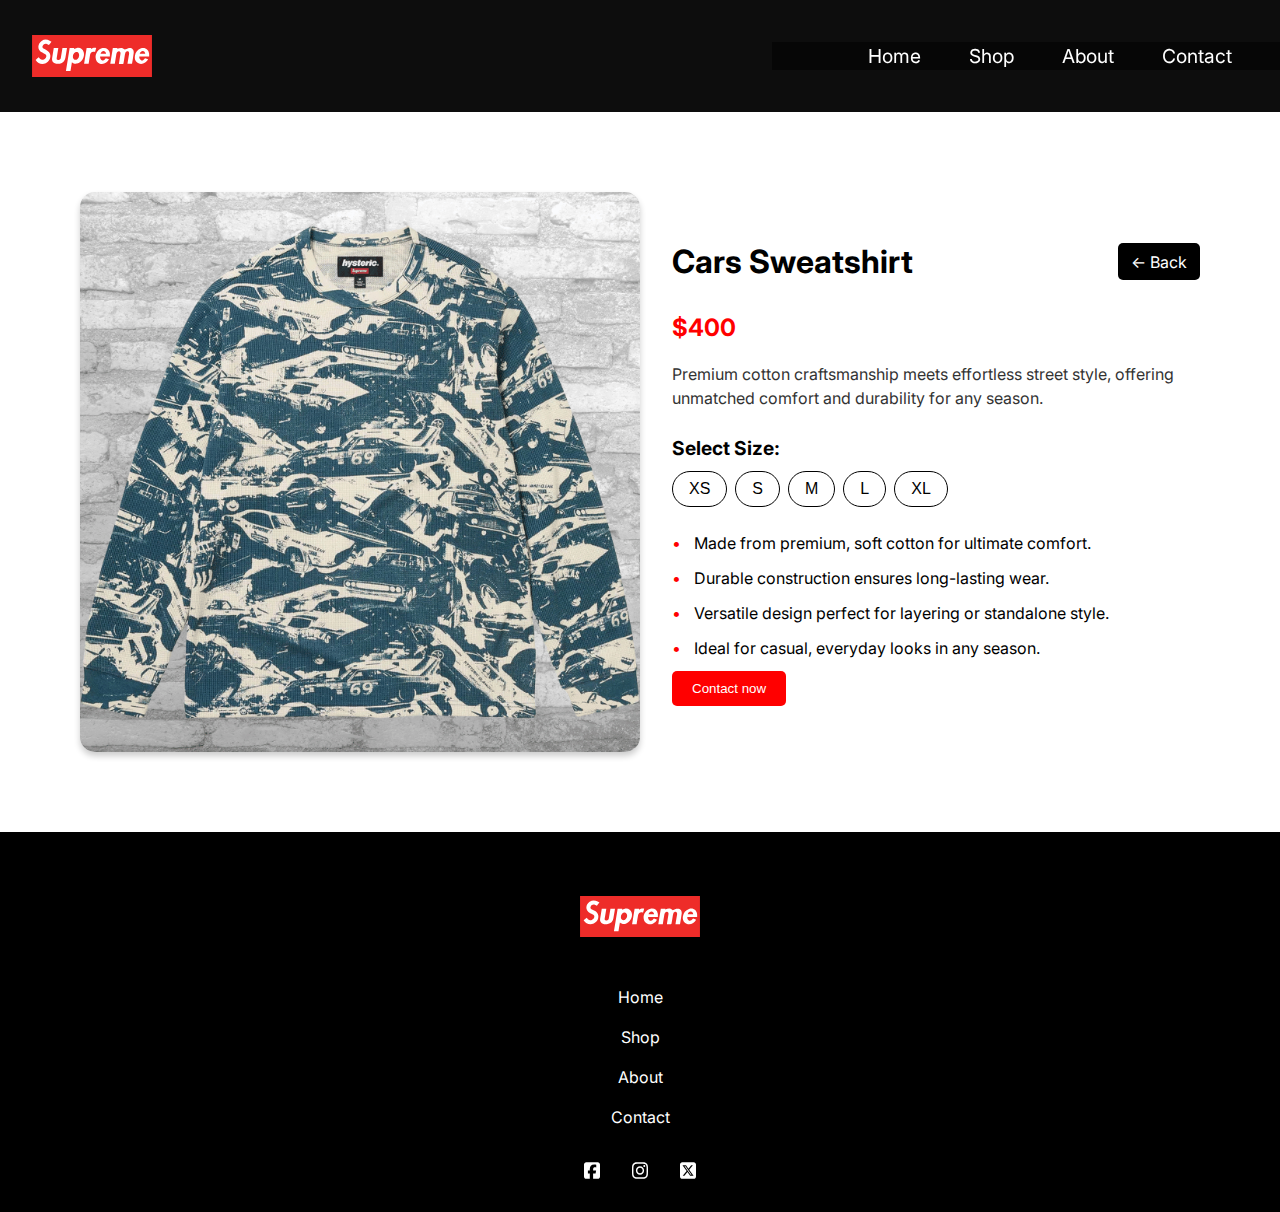
<file: product-1.html>
<!DOCTYPE html>
<html lang="en">
  <head>
    <meta charset="UTF-8" />
    <meta name="viewport" content="width=device-width, initial-scale=1.0" />
    <title>Minimal Product Page</title>
    <link rel="stylesheet" href="product.css" />
    <link rel="stylesheet" href="style.css" />
  </head>
  <body>
    <header class="primary-header flex full" style="position: static">
      <div class="logo">
        <a href="index.html">
        <img src="./assets/images/supreme-logo.svg" alt="Supreme Logo" />
      </div>
      <button
        class="mobile-nav-toggle"
        aria-controls="primary-navigation"
        aria-expanded="false"
      ></button>

      <nav>
        <ul
          id="primary-navigation"
          data-visible="false"
          class="primary-navigation flex inter"
          style="padding-inline: 3rem; padding-block: 0;"
        >
          <li><a href="index.html">Home</a></li>
          <li><a href="">Shop</a></li>
          <li><a href="">About</a></li>
          <li><a href="">Contact</a></li>
        </ul>
      </nav>
    </header>

    
    <div class="product-container content">

      <img
        src="assets/images/sweatshirt-1.png"
        alt="Product Image"
        class="product-image"
      />
      <div class="product-details">
        <div class="product-header">
          <h1 class="product-title">Cars Sweatshirt</h1>
          <a href="index.html" class="back-button">← Back</a>
        </div>
        <p class="product-price">$400</p>
        <p class="product-description">
          Premium cotton craftsmanship meets effortless street style, offering
          unmatched comfort and durability for any season.
        </p>
        <div class="size-selector">
          <h2>Select Size:</h2>
          <div class="sizes">
            <button class="size-button">XS</button>
            <button class="size-button">S</button>
            <button class="size-button">M</button>
            <button class="size-button">L</button>
            <button class="size-button">XL</button>
          </div>
        </div>
        <ul class="product-features">
          <li>Made from premium, soft cotton for ultimate comfort.</li>
          <li>Durable construction ensures long-lasting wear.</li>
          <li>Versatile design perfect for layering or standalone style.</li>
          <li>Ideal for casual, everyday looks in any season.</li>
        </ul>
        <button class="contact">Contact now</button>
      </div>
    </div>
    <footer class="full flex" id="footer">
      <div class="logo">
        <img src="./assets/images/supreme-logo.svg" alt="Supreme Logo" />
      </div>
      <ul class="footer-navigation flex">
        <li><a href="./index.html">Home</a></li>
        <li><a href="">Shop</a></li>
        <li><a href="">About</a></li>
        <li><a href="">Contact</a></li>
      </ul>
      <ul class="social-links">
        <li>
          <a href=""
            ><img src="./assets/images/icons/facebook.svg" alt="facebook"
          /></a>
        </li>
        <li>
          <a href=""
            ><img src="./assets/images/icons/instagram.svg" alt="instagram"
          /></a>
        </li>
        <li>
          <a href=""
            ><img src="./assets/images/icons/twitter.svg" alt="twitter"
          /></a>
        </li>
      </ul>
    </footer>
  </body>
  <script src="script.js"></script>
</html>
</file>
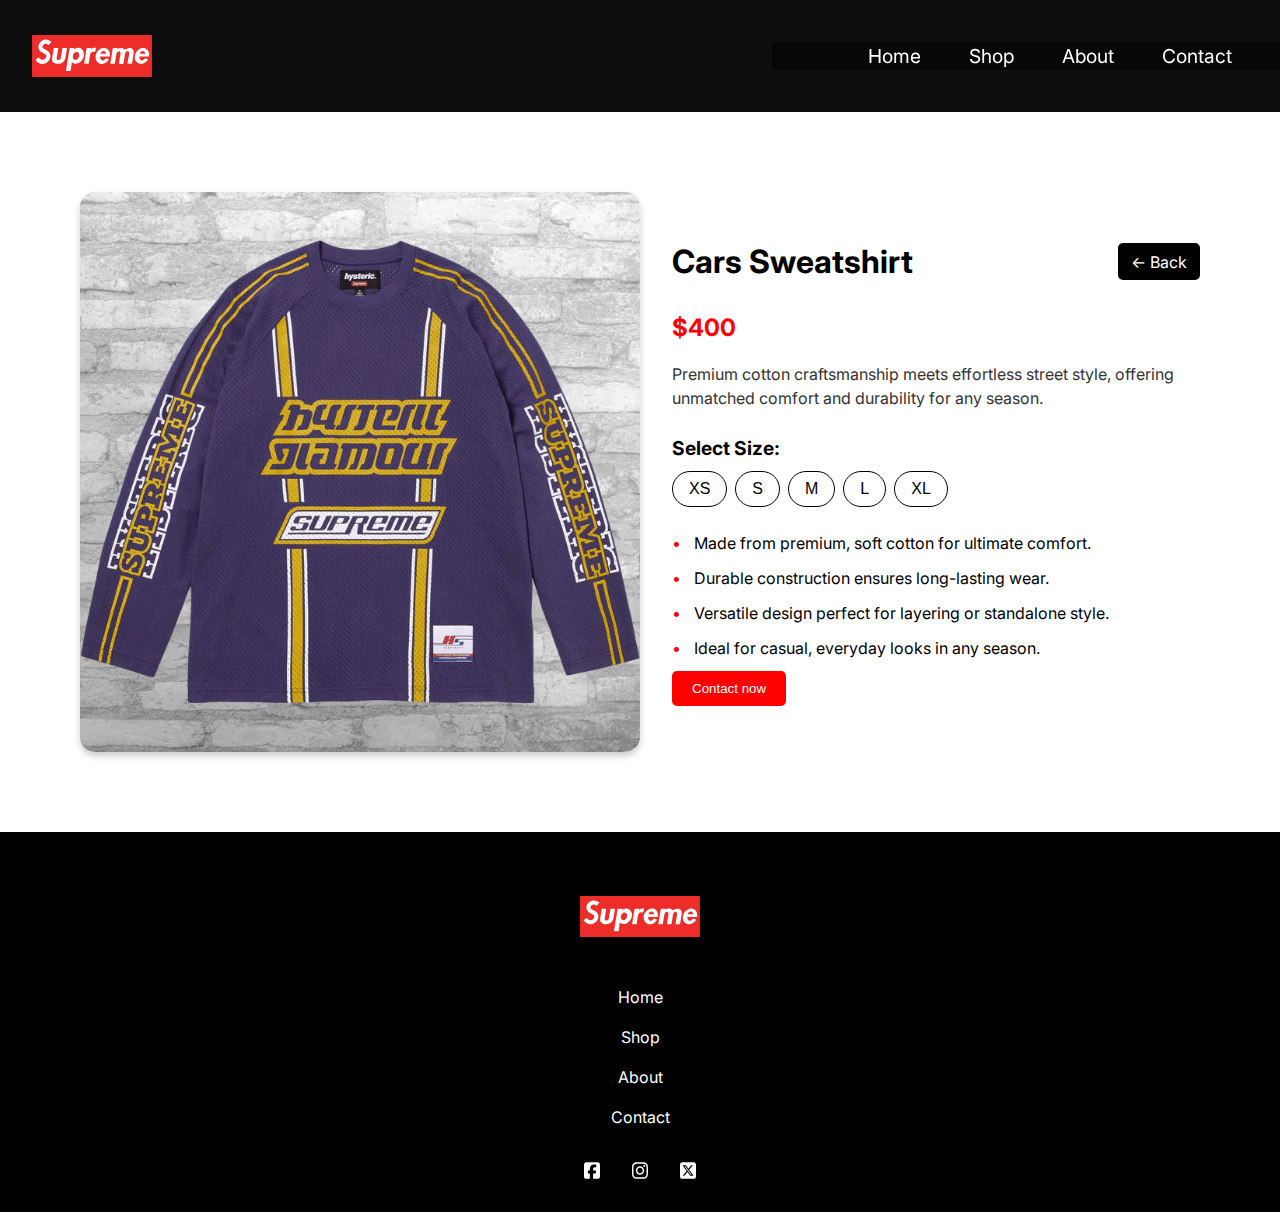
<file: product-2.html>
<!DOCTYPE html>
<html lang="en">
  <head>
    <meta charset="UTF-8" />
    <meta name="viewport" content="width=device-width, initial-scale=1.0" />
    <title>Minimal Product Page</title>
    <link rel="stylesheet" href="product.css" />
    <link rel="stylesheet" href="style.css" />
  </head>
  <body>
    <header class="primary-header flex full" style="position: static">
      <div class="logo">
        <a href="index.html">
        <img src="./assets/images/supreme-logo.svg" alt="Supreme Logo" />
      </div>
      <button
        class="mobile-nav-toggle"
        aria-controls="primary-navigation"
        aria-expanded="false"
      ></button>

      <nav>
        <ul
          id="primary-navigation"
          data-visible="false"
          class="primary-navigation flex inter"
          style="padding-inline: 3rem; padding-block: 0;"

        >
          <li><a href="index.html">Home</a></li>
          <li><a href="">Shop</a></li>
          <li><a href="">About</a></li>
          <li><a href="">Contact</a></li>
        </ul>
      </nav>
    </header>
    <div class="product-container content">
      <img
        src="assets/images/sweatshirt-2.png"
        alt="Product Image"
        class="product-image"
      />
      <div class="product-details">
        <div class="product-header">
          <h1 class="product-title">Cars Sweatshirt</h1>
          <a href="index.html" class="back-button">← Back</a>
        </div>        <p class="product-price">$400</p>
        <p class="product-description">
          Premium cotton craftsmanship meets effortless street style, offering
          unmatched comfort and durability for any season.
        </p>
        <div class="size-selector">
          <h2>Select Size:</h2>
          <div class="sizes">
            <button class="size-button">XS</button>
            <button class="size-button">S</button>
            <button class="size-button">M</button>
            <button class="size-button">L</button>
            <button class="size-button">XL</button>
          </div>
        </div>
        <ul class="product-features">
          <li>Made from premium, soft cotton for ultimate comfort.</li>
          <li>Durable construction ensures long-lasting wear.</li>
          <li>Versatile design perfect for layering or standalone style.</li>
          <li>Ideal for casual, everyday looks in any season.</li>
        </ul>
        <button class="contact">Contact now</button>
      </div>
    </div>
    <footer class="full flex" id="footer">
      <div class="logo">
        <img src="./assets/images/supreme-logo.svg" alt="Supreme Logo" />
      </div>
      <ul class="footer-navigation flex">
        <li><a href="./index.html">Home</a></li>
        <li><a href="">Shop</a></li>
        <li><a href="">About</a></li>
        <li><a href="">Contact</a></li>
      </ul>
      <ul class="social-links">
        <li>
          <a href=""
            ><img src="./assets/images/icons/facebook.svg" alt="facebook"
          /></a>
        </li>
        <li>
          <a href=""
            ><img src="./assets/images/icons/instagram.svg" alt="instagram"
          /></a>
        </li>
        <li>
          <a href=""
            ><img src="./assets/images/icons/twitter.svg" alt="twitter"
          /></a>
        </li>
      </ul>
    </footer>
  </body>
  <script src="script.js"></script>
</html>
</file>
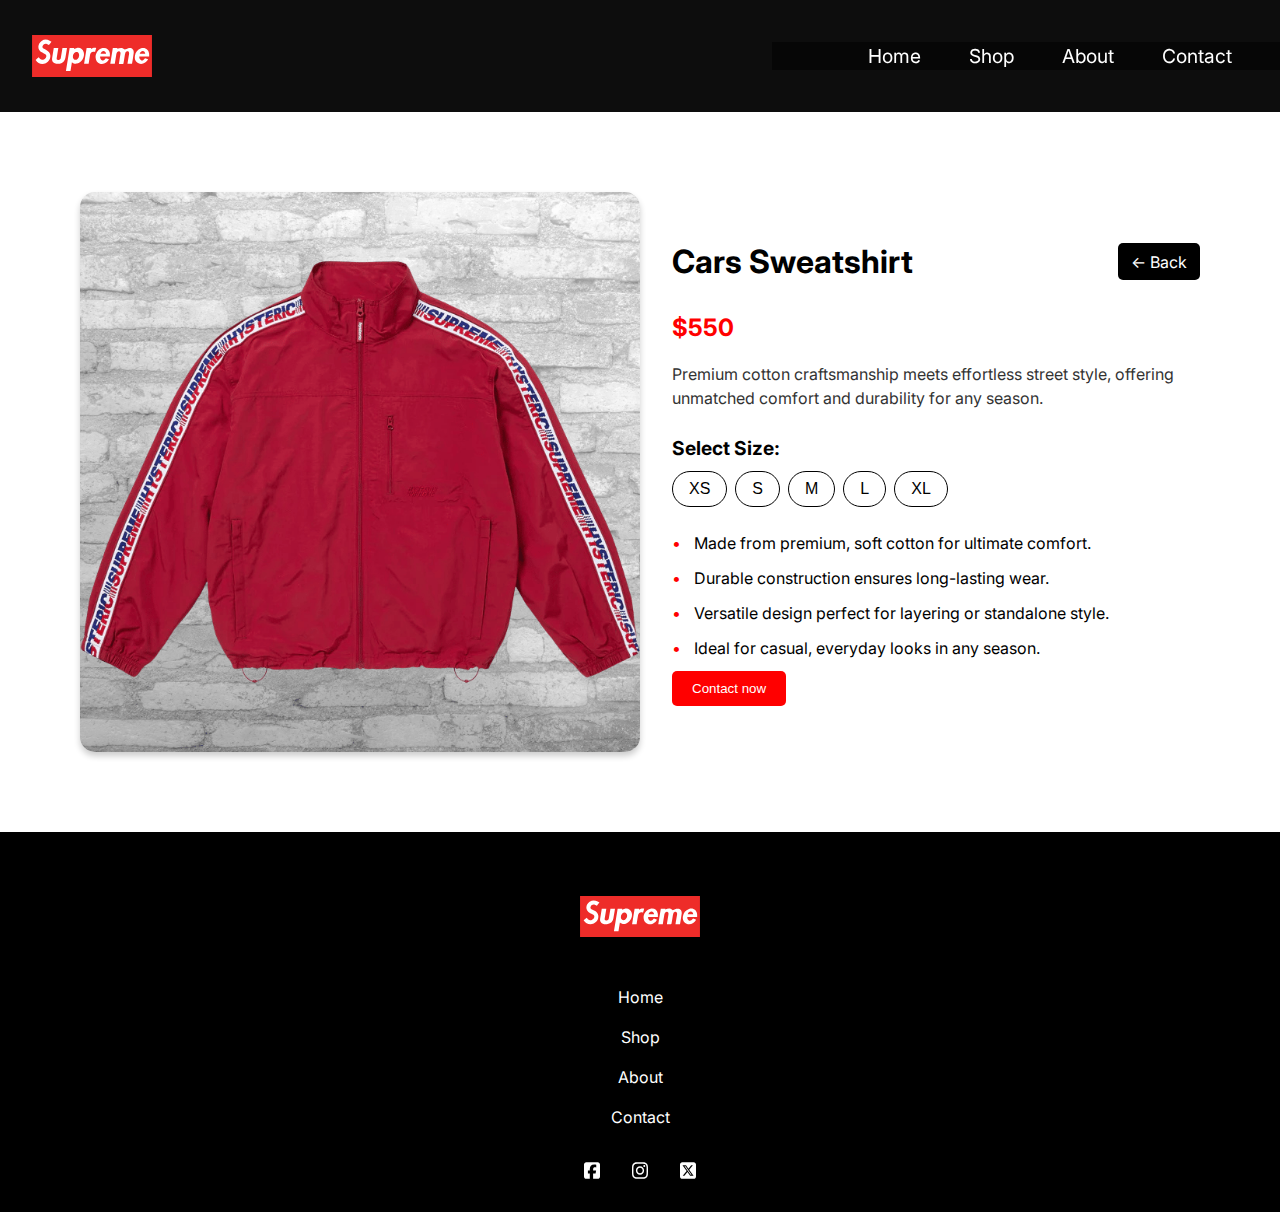
<file: product-3.html>
<!DOCTYPE html>
<html lang="en">
  <head>
    <meta charset="UTF-8" />
    <meta name="viewport" content="width=device-width, initial-scale=1.0" />
    <title>Minimal Product Page</title>
    <link rel="stylesheet" href="product.css" />
    <link rel="stylesheet" href="style.css" />
  </head>
  <body>
    <header class="primary-header flex full" style="position: static">
      <div class="logo">
        <a href="index.html">
        <img src="./assets/images/supreme-logo.svg" alt="Supreme Logo" />
      </div>
      <button
        class="mobile-nav-toggle"
        aria-controls="primary-navigation"
        aria-expanded="false"
      ></button>

      <nav>
        <ul
          id="primary-navigation"
          data-visible="false"
          class="primary-navigation flex inter"
          style="padding-inline: 3rem; padding-block: 0;"
        >
          <li><a href="index.html">Home</a></li>
          <li><a href="">Shop</a></li>
          <li><a href="">About</a></li>
          <li><a href="">Contact</a></li>
        </ul>
      </nav>
    </header>
    <div class="product-container content">
      <img
        src="assets/images/sweatshirt-3.png"
        alt="Product Image"
        class="product-image"
      />
      <div class="product-details">
        <div class="product-header">
          <h1 class="product-title">Cars Sweatshirt</h1>
          <a href="index.html" class="back-button">← Back</a>
        </div>        <p class="product-price">$550</p>
        <p class="product-description">
          Premium cotton craftsmanship meets effortless street style, offering
          unmatched comfort and durability for any season.
        </p>
        <div class="size-selector">
          <h2>Select Size:</h2>
          <div class="sizes">
            <button class="size-button">XS</button>
            <button class="size-button">S</button>
            <button class="size-button">M</button>
            <button class="size-button">L</button>
            <button class="size-button">XL</button>
          </div>
        </div>
        <ul class="product-features">
          <li>Made from premium, soft cotton for ultimate comfort.</li>
          <li>Durable construction ensures long-lasting wear.</li>
          <li>Versatile design perfect for layering or standalone style.</li>
          <li>Ideal for casual, everyday looks in any season.</li>
        </ul>
        <button class="contact">Contact now</button>
      </div>
    </div>
    <footer class="full flex" id="footer">
      <div class="logo">
        <img src="./assets/images/supreme-logo.svg" alt="Supreme Logo" />
      </div>
      <ul class="footer-navigation flex">
        <li><a href="./index.html">Home</a></li>
        <li><a href="">Shop</a></li>
        <li><a href="">About</a></li>
        <li><a href="">Contact</a></li>
      </ul>
      <ul class="social-links">
        <li>
          <a href=""
            ><img src="./assets/images/icons/facebook.svg" alt="facebook"
          /></a>
        </li>
        <li>
          <a href=""
            ><img src="./assets/images/icons/instagram.svg" alt="instagram"
          /></a>
        </li>
        <li>
          <a href=""
            ><img src="./assets/images/icons/twitter.svg" alt="twitter"
          /></a>
        </li>
      </ul>
    </footer>
  </body>
  <script src="script.js"></script>
</html>
</file>
<file: product.css>
body {
  font-family: inter, sans-serif;
  line-height: 1.5;
  background-color: white;
  color: black;
}

.primary-header {
  background: hsla(0, 0%, 0%, 95%);
}

.primary-navigation a {
  pointer-events: auto;
  cursor: pointer;
}

.product-container {
  display: flex;
  gap: 2rem;
  align-items: center;
  padding: 5rem;
}
.product-image {
  max-width: 50%;
  border-radius: 10px;
  box-shadow: 0 4px 6px rgba(0, 0, 0, 0.2);
}
.product-details {
  flex: 1;
}
.product-title {
  color: black;
}
.product-price {
  font-size: 1.5rem;
  color: red;
  font-weight: bold;
}
.product-description {
  color: #333;
  margin: 1rem 0;
}
.product-features {
  list-style-type: none;
  padding: 0;
}
.product-features li {
  margin-bottom: 0.7rem;
  padding-left: 1.4rem;
  position: relative;
}
.product-features li::before {
  content: "\2022";
  position: absolute;
  left: 0;
  align-self: center;
  color: red;
}
.contact {
  background-color: red;
  color: white;
  border: 2px solid black;
  padding: 10px 20px;
  border-radius: 5px;
  cursor: pointer;
  transition: all 0.3s;
  border: none;
}
.contact:hover {
  background-color: black;
  color: red;
}

.product-header {
  display: flex;
  align-items: center;
  justify-content: space-between;
  gap: 1rem;
  margin-block-end: 1.5rem;
}

.back-button {
  display: inline-block;
  padding: 0.4rem 0.8rem;
  background-color: #000;
  color: #fff;
  text-decoration: none;
  font-size: 1rem;
  border-radius: 5px;
  transition: all 0.3s ease;
}

.back-button:hover {
  background-color: #333;
}
.size-selector {
  margin-block: 1.5rem;
}

.size-selector h2 {
  font-size: 1.2rem;
  margin-bottom: 0.5rem;
}

.sizes {
  display: flex;
  gap: 0.5rem;
}

.size-button {
  padding: 0.5rem 1rem;
  border: 1px solid #000;
  background-color: #fff;
  color: #000;
  border-radius: 999px;
  font-size: 1rem;
  cursor: pointer;
  transition: all 0.3s ease;
}

.size-button:hover {
  background-color: #000;
  color: #fff;
}

.size-button:active {
  transform: scale(0.95);
}

.size-button.selected {
  background-color: #000;
  color: #fff;
}

@media (max-width: 768px) {
  .product-container {
    flex-direction: column;
    text-align: center;
  }
  .product-image {
    max-width: 100%;
  }

  .product-header {
    flex-direction: column;
  }

  .back-button {
    font-size: 0.9rem;
    padding: 0.3rem 0.6rem;
  }
}
</file>
<file: style.css>
@import url("https://fonts.googleapis.com/css2?family=Inter:ital,opsz,wght@0,14..32,100..900;1,14..32,100..900&display=swap");

@font-face {
  font-family: futura, sans-serif;
  src: url(./assets/fonts/Futura\ Bold\ Italic.ttf);
  font-weight: 800;
  font-style: italic;
}

*,
*::before,
*::after {
  box-sizing: border-box;
}

* {
  margin: 0;
}

body {
  line-height: 1.5;
  overflow-x: hidden;
}

a {
  text-decoration: none;
  color: white;
}

ul,
li {
  list-style: none;
  padding: 0;
}

img,
picture,
video,
canvas,
svg {
  display: block;
  max-width: 100%;
}
.main-layout {
  display: grid;
  grid-template-columns: 15px 1fr 15px;
  min-height: 100mvh;
}

.flex {
  display: flex;
  gap: var(--gap, 1rem);
}

.full {
  grid-column: 1 / -1;
}

.content {
  grid-column: 2 / 3;
}

.header {
  height: 100px;
  width: 100%;
}

.logo {
  display: flex;
  justify-content: center;
  align-items: center;
  margin: 2rem;
  width: 10rem;
  height: 100%;
}

.logo img {
  width: 75%;
  height: 75%;
}

.primary-header {
  align-items: center;
  justify-content: space-between;
  position: fixed;
  top: 0;
  z-index: 1;
  width: 100%;
  height: 7rem;
  --gap: 3rem;
}

.mobile-nav-toggle {
  display: none;
}

.primary-navigation {
  margin: 0;
  font-family: "Inter", serif;
  font-weight: 400;
  font-size: 1.2rem;
  color: white;
  background: hsla(0, 0%, 0%, 50%);
  backdrop-filter: blur(1rem);
  padding: 3rem;
}
.primary-navigation li:hover {
  transform: scale(1.2);
  transition: transform 0.3s ease;
}

.hero {
  position: relative;
  overflow: hidden;
  z-index: 0;
}

.hero video {
  max-height: 50vh;
  width: 100%;
  object-fit: cover;
}

.hero .hero-overlay {
  position: absolute;
  top: 70%;
  left: 50%;
  transform: translate(-50%, -70%);
  color: white;
  font-family: "Inter", sans-serif;
  font-size: clamp(1rem, 5vw, 3rem);
  font-weight: bold;
  text-align: center;
  text-shadow: 2px 2px 8px rgba(0, 0, 0, 0.7);
  z-index: 1;
}

.products-layout {
  display: grid;
  grid-template-columns: repeat(2, 1fr);
  gap: 1.5rem;
  margin-block: 2em;
}

.product {
  display: flex;
  flex-direction: column;
  align-items: center;
  text-align: left;
}

.product-image {
  width: 100%;
  height: auto;
  object-fit: cover;
  display: block;
  border-radius: 15px;
  transition: 200ms ease-in-out;
}

.product-image:hover {
  scale: 1.05;
  cursor: pointer;
}

.product-text {
  text-align: left;
  width: 100%;
  margin-top: 1rem;
  font-family: inter, sans-serif;
  font-size: 80%;
  transition: 200ms ease-in;
  color: black;
  height: 4rem;
}

.product-text:hover {
  transform: translateY(-0.3rem);
  cursor: pointer;
}

.product-one,
.product-two {
  grid-column: span 1;
}

.product-three {
  grid-column: span 2;
}

.product-three .product-image {
  width: 100%;
}

.about-us {
  position: relative;
  overflow: hidden;
  z-index: 0;
  img {
    max-height: 100vh;
    object-fit: cover;
  }
  h1 {
    position: absolute;
    top: 15%;
    left: 50%;
    transform: translate(-50%, -15%);
    color: red;
    font-family: "futura", sans-serif;
    text-shadow: 3px 1px 8px rgba(0, 0, 0, 0.39);
    font-size: clamp(1.5rem, 5vw, 3rem);
    font-weight: 800;
    font-style: italic;
    text-align: center;
    z-index: 1;
  }
  p {
    position: absolute;
    top: 70%;
    left: 50%;
    transform: translate(-50%, -70%);
    color: black;
    font-family: "Inter", sans-serif;
    font-size: clamp(0.5rem, 3vw, 1.2rem);
    font-weight: bold;
    text-align: center;
    z-index: 1;
  }
}

footer {
  background-color: black;
  flex-direction: column;
  align-items: center;
  padding: 2rem;

  & .logo {
    width: 10rem;
  }
}

.footer-navigation {
  flex-direction: column;
  font-family: "inter";
  text-align: center;
}

.social-links {
  display: flex;
  gap: 2rem;
  margin-block-start: 1rem;
}

.social-links img {
  width: 1rem;
}

@media (min-width: 769px) {
  .main-layout {
    display: grid;
    grid-template-columns: 100px 1fr 100px;
    min-height: 100mvh;
  }
  .products-layout {
    grid-template-columns: repeat(3, 1fr);
    grid-template-rows: 1fr;
    gap: 2rem;
  }
  .product-three {
    grid-column: unset;
  }

  .logo.scrolled {
    background: hsla(0, 0%, 0%, 50%);
    backdrop-filter: blur(1rem);
  }
}

@media (max-width: 768px) {
  .logo {
    width: 15%;
  }

  .primary-navigation {
    height: 100vh;
    flex-direction: column;
    --gap: 2em;
    padding: min(30vh, 10rem) 2rem;

    position: fixed;
    z-index: 1000;
    inset: 0 0 0 50%;

    transform: translateX(100%);
    transition: transform 350ms ease-out;
    pointer-events: none;
  }

  .primary-navigation[data-visible="true"] {
    transform: translateX(0%);
    pointer-events: auto;
  }

  .primary-navigation li:hover {
    transform: scale(1.2);
    transform-origin: center left;
    transition: transform 0.3s ease-in;
  }

  .primary-header.scrolled {
    background-color: rgba(0, 0, 0, 0.8);
    backdrop-filter: blur(0.5rem);
  }

  .mobile-nav-toggle {
    cursor: pointer;
    display: block;
    position: absolute;
    z-index: 9999;
    background-image: url(./assets/images/icons/hamburger.svg);
    background-color: transparent;
    background-repeat: no-repeat;
    width: 2rem;
    border: 0;
    aspect-ratio: 1;
    top: 2rem;
    right: 2rem;
  }

  .mobile-nav-toggle[aria-expanded="true"] {
    background-image: url(./assets/images/icons/x.svg);
    background-color: transparent;
  }
}
</file>
